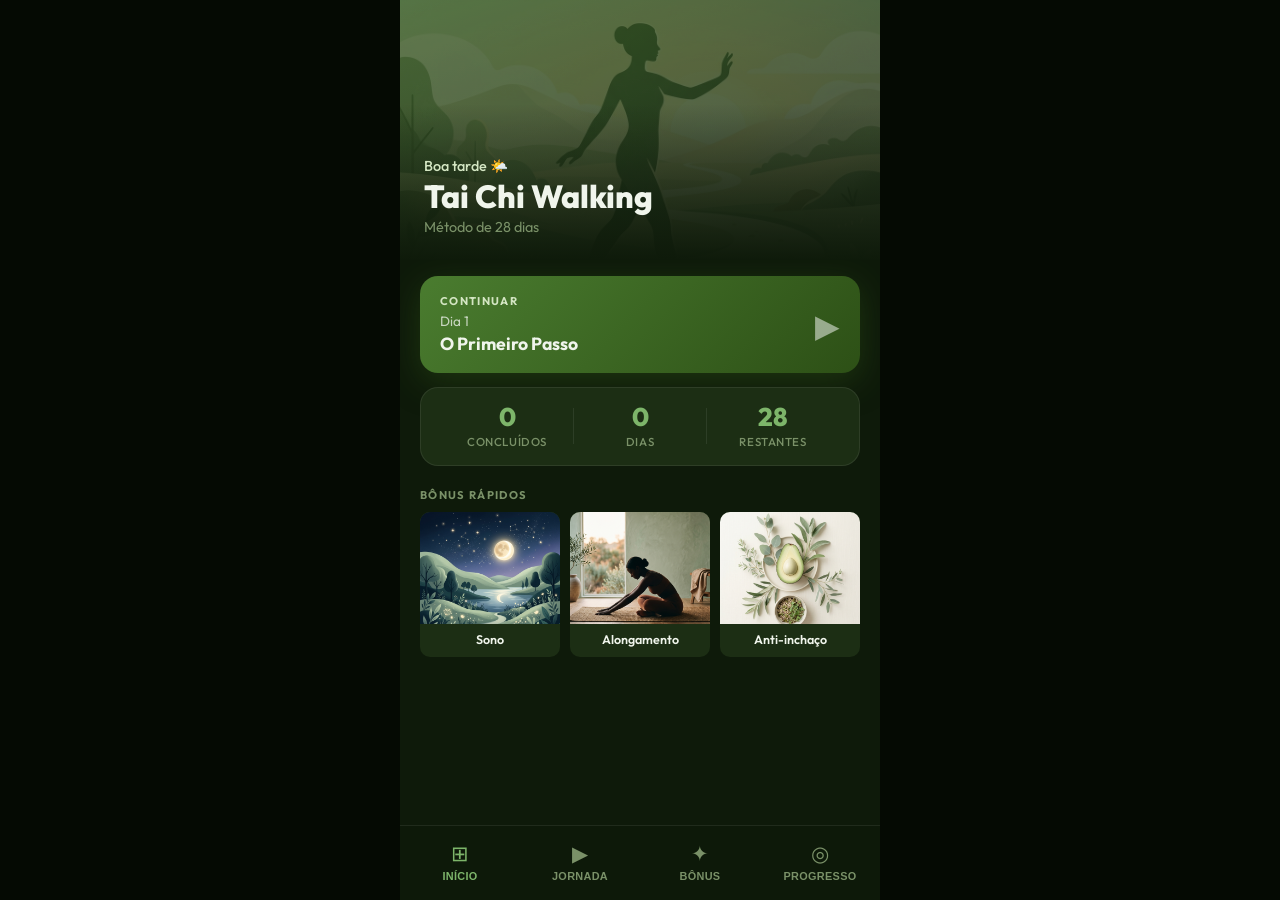
<file: app/index.html>
<!DOCTYPE html>
<html lang="pt-BR">
<head>
    <meta charset="UTF-8">
    <meta name="viewport" content="width=device-width, initial-scale=1.0, maximum-scale=1.0, user-scalable=no">
    <title>Tai Chi Walking</title>
    <link href="https://fonts.googleapis.com/css2?family=Outfit:wght@300;400;500;600;700;800&display=swap" rel="stylesheet">
    <link rel="stylesheet" href="/app/style.css">
</head>
<body>
<div class="mobile-wrapper">

    <!-- Main Content Area -->
    <main class="app-content" id="app-content"></main>

    <!-- Bottom Navigation Bar -->
    <nav class="bottom-nav" id="bottom-nav">
        <button class="nav-item active" id="nav-home" onclick="navigate('home')">
            <span class="nav-icon">⊞</span>
            <span class="nav-label">Início</span>
        </button>
        <button class="nav-item" id="nav-days" onclick="navigate('days')">
            <span class="nav-icon">▶</span>
            <span class="nav-label">Jornada</span>
        </button>
        <button class="nav-item" id="nav-extras" onclick="navigate('extras')">
            <span class="nav-icon">✦</span>
            <span class="nav-label">Bônus</span>
        </button>
        <button class="nav-item" id="nav-progress" onclick="navigate('progress')">
            <span class="nav-icon">◎</span>
            <span class="nav-label">Progresso</span>
        </button>
    </nav>

    <!-- ═══════════════ TEMPLATES ═══════════════ -->

    <!-- HOME -->
    <template id="tpl-home">
        <div class="home-view">
            <!-- Hero -->
            <div class="home-hero">
                <div class="home-hero-overlay"></div>
                <div class="home-hero-content">
                    <p class="home-greeting" id="home-greeting">Bom dia ☀️</p>
                    <h1 class="home-title">Tai Chi Walking</h1>
                    <p class="home-sub">Método de 28 dias</p>
                </div>
            </div>

            <!-- Continue Card -->
            <div class="home-body">
                <div class="continue-card" id="continue-card" onclick="goToNextDay()">
                    <div class="continue-left">
                        <span class="continue-label">CONTINUAR</span>
                        <span class="continue-day" id="continue-day-label">Dia 1</span>
                        <span class="continue-title" id="continue-day-title">O Primeiro Passo</span>
                    </div>
                    <div class="continue-arrow">▶</div>
                </div>

                <!-- Stats Strip -->
                <div class="stats-strip">
                    <div class="stat-item">
                        <span class="stat-num" id="stat-done">0</span>
                        <span class="stat-label">Concluídos</span>
                    </div>
                    <div class="stat-divider"></div>
                    <div class="stat-item">
                        <span class="stat-num" id="stat-streak">0</span>
                        <span class="stat-label">Dias</span>
                    </div>
                    <div class="stat-divider"></div>
                    <div class="stat-item">
                        <span class="stat-num" id="stat-left">28</span>
                        <span class="stat-label">Restantes</span>
                    </div>
                </div>

                <!-- Quick Access -->
                <p class="section-label">BÔNUS RÁPIDOS</p>
                <div class="quick-row">
                    <div class="quick-card" onclick="openExtra('sleep')">
                        <div class="quick-cover" style="background-image:url('/app/cover_sleep.png')"></div>
                        <span class="quick-title">Sono</span>
                    </div>
                    <div class="quick-card" onclick="openExtra('stretch')">
                        <div class="quick-cover" style="background-image:url('/app/cover_stretch.png')"></div>
                        <span class="quick-title">Alongamento</span>
                    </div>
                    <div class="quick-card" onclick="openExtra('diet')">
                        <div class="quick-cover" style="background-image:url('/app/cover_diet.png')"></div>
                        <span class="quick-title">Anti-inchaço</span>
                    </div>
                </div>
            </div>
        </div>
    </template>

    <!-- DAYS / JORNADA -->
    <template id="tpl-days">
        <div class="scroll-view pb-safe">
            <div class="screen-header">
                <h2 class="screen-title">Sua Jornada</h2>
            </div>
            <div id="days-container" class="weeks-list"></div>
        </div>
    </template>

    <!-- DAY DETAIL -->
    <template id="tpl-day-detail">
        <div class="detail-view pb-safe">
            <button class="floating-back" onclick="navigate('days')">‹</button>
            <div class="detail-video-wrap" id="video-wrapper"></div>
            <div class="detail-body">
                <div class="detail-tags">
                    <span class="tag-pill" id="day-badge">Dia 1</span>
                    <span class="tag-pill tag-muted" id="day-duration">10 min</span>
                </div>
                <h2 class="detail-title" id="day-title"></h2>
                <p class="detail-instructions" id="day-instructions"></p>
                <button class="btn-complete" id="btn-complete" onclick="completeDay()">
                    ✓ &nbsp; Concluí o dia
                </button>
            </div>
        </div>
    </template>

    <!-- EXTRAS -->
    <template id="tpl-extras">
        <div class="scroll-view pb-safe">
            <div class="screen-header">
                <h2 class="screen-title">Bônus</h2>
            </div>
            <div class="extras-grid">
                <div class="extra-card" onclick="openExtra('sleep')">
                    <div class="extra-cover" style="background-image:url('/app/cover_sleep.png')"></div>
                    <div class="extra-info">
                        <span class="extra-tag">Meditação</span>
                        <p class="extra-name">Sono Profundo</p>
                    </div>
                </div>
                <div class="extra-card" onclick="openExtra('stretch')">
                    <div class="extra-cover" style="background-image:url('/app/cover_stretch.png')"></div>
                    <div class="extra-info">
                        <span class="extra-tag">Alongamento</span>
                        <p class="extra-name">Revitalizante</p>
                    </div>
                </div>
                <div class="extra-card extra-wide" onclick="openExtra('diet')">
                    <div class="extra-cover" style="background-image:url('/app/cover_diet.png')"></div>
                    <div class="extra-info">
                        <span class="extra-tag">Nutrição</span>
                        <p class="extra-name">Plano Anti-inchaço 7 Dias</p>
                    </div>
                </div>
                <div class="extra-card extra-wide" onclick="openExtra('faq')">
                    <div class="extra-cover extra-cover-faq"></div>
                    <div class="extra-info">
                        <span class="extra-tag">Suporte</span>
                        <p class="extra-name">Dúvidas Frequentes</p>
                    </div>
                </div>
            </div>
        </div>
    </template>

    <!-- EXTRA DETAIL -->
    <template id="tpl-extra-detail">
        <div class="detail-view pb-safe">
            <button class="floating-back" onclick="navigate('extras')">‹</button>
            <div id="extra-content-wrapper"></div>
        </div>
    </template>

    <!-- PROGRESS -->
    <template id="tpl-progress">
        <div class="scroll-view pb-safe">
            <div class="screen-header">
                <h2 class="screen-title">Meu Progresso</h2>
            </div>
            <div id="progress-container" class="progress-list"></div>
            <div style="padding:0 20px 20px">
                <button class="btn-reset" onclick="resetProgress()">Reiniciar tudo</button>
            </div>
        </div>
    </template>

</div>
<script src="/app/app.js"></script>
</body>
</html>
</file>
<file: app/style.css>
/* ─── RESET & BASE ─────────────────────────────────────────────────────────── */
:root {
    --green: #2D5016;
    --green-mid: #4A7C2F;
    --green-light: #7DB56A;
    --sage: #D4E6C3;
    --bg: #0E1A0A;
    --bg2: #162210;
    --surface: #1C2E14;
    --surface2: #243819;
    --border: rgba(255,255,255,0.08);
    --text: #F0F5EC;
    --text-muted: #7A9168;
    --gold: #C8A84B;
    --rad: 18px;
    --rad-sm: 10px;
}

* { box-sizing: border-box; margin: 0; padding: 0; -webkit-tap-highlight-color: transparent; }

body {
    background: #050A03;
    display: flex;
    justify-content: center;
    font-family: 'Outfit', sans-serif;
    color: var(--text);
    overflow: hidden;
    height: 100vh;
}

.mobile-wrapper {
    width: 100%;
    max-width: 480px;
    height: 100vh;
    background: var(--bg);
    position: relative;
    display: flex;
    flex-direction: column;
    overflow: hidden;
}

/* ─── APP CONTENT ────────────────────────────────────────────────────────────── */
.app-content {
    flex: 1;
    overflow-y: auto;
    overflow-x: hidden;
    -webkit-overflow-scrolling: touch;
}

.scroll-view { height: 100%; overflow-y: auto; }
.pb-safe { padding-bottom: 90px; }

/* ─── BOTTOM NAV ─────────────────────────────────────────────────────────────── */
.bottom-nav {
    display: flex;
    background: rgba(14, 26, 10, 0.95);
    backdrop-filter: blur(20px);
    -webkit-backdrop-filter: blur(20px);
    border-top: 1px solid var(--border);
    padding: 10px 0 calc(10px + env(safe-area-inset-bottom));
    flex-shrink: 0;
    z-index: 100;
}
.bottom-nav.hidden { display: none; }

.nav-item {
    flex: 1;
    background: none;
    border: none;
    color: var(--text-muted);
    display: flex;
    flex-direction: column;
    align-items: center;
    gap: 5px;
    cursor: pointer;
    padding: 8px 0;
    transition: color 0.2s;
}
.nav-item.active { color: var(--green-light); }
.nav-icon { font-size: 1.3rem; line-height: 1; }
.nav-label { font-size: 0.68rem; font-weight: 600; letter-spacing: 0.03em; text-transform: uppercase; }

/* ─── HOME VIEW ──────────────────────────────────────────────────────────────── */
.home-view { display: flex; flex-direction: column; height: 100%; overflow-y: auto; }

.home-hero {
    position: relative;
    height: 260px;
    background: linear-gradient(160deg, var(--green) 0%, #0A1506 100%);
    flex-shrink: 0;
    overflow: hidden;
}
.home-hero::before {
    content: '';
    position: absolute;
    inset: 0;
    background: url('/app/cover_week1.png') center/cover;
    opacity: 0.25;
}
.home-hero-overlay {
    position: absolute;
    inset: 0;
    background: linear-gradient(to bottom, transparent 40%, var(--bg) 100%);
}
.home-hero-content {
    position: absolute;
    bottom: 24px;
    left: 24px;
    right: 24px;
}
.home-greeting { font-size: 0.9rem; color: var(--sage); font-weight: 500; margin-bottom: 4px; }
.home-title { font-size: 2rem; font-weight: 800; line-height: 1.1; }
.home-sub { font-size: 0.9rem; color: var(--text-muted); font-weight: 400; margin-top: 4px; }

.home-body { padding: 16px 20px; flex: 1; }

/* Continue Card */
.continue-card {
    background: linear-gradient(135deg, var(--green-mid) 0%, var(--green) 100%);
    border-radius: var(--rad);
    padding: 18px 20px;
    display: flex;
    align-items: center;
    justify-content: space-between;
    cursor: pointer;
    box-shadow: 0 8px 32px rgba(45, 80, 22, 0.5);
    transition: transform 0.15s;
}
.continue-card:active { transform: scale(0.97); }
.continue-label { font-size: 0.7rem; font-weight: 700; letter-spacing: 0.12em; color: var(--sage); display: block; margin-bottom: 4px; }
.continue-day { font-size: 0.85rem; color: rgba(255,255,255,0.7); display: block; }
.continue-title { font-size: 1.1rem; font-weight: 700; display: block; margin-top: 2px; }
.continue-arrow { font-size: 2rem; color: rgba(255,255,255,0.5); }

/* Stats */
.stats-strip {
    display: flex;
    align-items: center;
    background: var(--surface);
    border-radius: var(--rad);
    margin-top: 14px;
    padding: 16px 20px;
    border: 1px solid var(--border);
}
.stat-item { flex: 1; text-align: center; }
.stat-num { display: block; font-size: 1.6rem; font-weight: 800; color: var(--green-light); line-height: 1; }
.stat-label { font-size: 0.72rem; color: var(--text-muted); font-weight: 500; margin-top: 4px; display: block; text-transform: uppercase; letter-spacing: 0.05em; }
.stat-divider { width: 1px; height: 36px; background: var(--border); }

/* Quick Access */
.section-label { font-size: 0.7rem; font-weight: 700; letter-spacing: 0.12em; color: var(--text-muted); margin: 22px 0 10px; text-transform: uppercase; }
.quick-row { display: grid; grid-template-columns: repeat(3, 1fr); gap: 10px; }
.quick-card { cursor: pointer; border-radius: var(--rad-sm); overflow: hidden; background: var(--surface); transition: transform 0.15s; }
.quick-card:active { transform: scale(0.95); }
.quick-cover { width: 100%; padding-bottom: 80%; background-size: cover; background-position: center; background-color: var(--surface2); }
.quick-title { display: block; font-size: 0.78rem; font-weight: 600; padding: 8px 8px 10px; color: var(--text); text-align: center; }

/* ─── SCREEN HEADER ──────────────────────────────────────────────────────────── */
.screen-header { padding: 24px 20px 12px; }
.screen-title { font-size: 1.6rem; font-weight: 800; }

/* ─── WEEKS LIST ─────────────────────────────────────────────────────────────── */
.weeks-list { display: flex; flex-direction: column; gap: 16px; padding: 0 16px; }

.week-section {
    border-radius: var(--rad);
    overflow: hidden;
    background: var(--surface);
    border: 1px solid var(--border);
    position: relative;
}
.week-cover {
    width: 100%;
    height: 120px;
    background-size: cover;
    background-position: center;
    background-color: var(--surface2);
    position: relative;
}
.week-cover-overlay {
    position: absolute;
    inset: 0;
    background: linear-gradient(to bottom, transparent 50%, var(--surface) 100%);
}
.week-body { padding: 12px 16px 16px; }
.week-title { font-size: 1.1rem; font-weight: 700; }
.week-subtitle { font-size: 0.82rem; color: var(--text-muted); margin-top: 2px; margin-bottom: 12px; }
.week-progress-bar { height: 4px; background: var(--surface2); border-radius: 99px; overflow: hidden; margin-bottom: 6px; }
.week-progress-fill { height: 100%; background: linear-gradient(90deg, var(--green-light), var(--gold)); border-radius: 99px; transition: width 0.6s ease; }
.week-progress-text { font-size: 0.75rem; color: var(--text-muted); margin-bottom: 14px; }

/* Days circles */
.days-grid { display: flex; flex-wrap: wrap; gap: 8px; }
.day-chip {
    width: 40px;
    height: 40px;
    border-radius: 50%;
    background: var(--surface2);
    border: 1px solid var(--border);
    display: flex;
    align-items: center;
    justify-content: center;
    font-size: 0.85rem;
    font-weight: 700;
    color: var(--text-muted);
    cursor: pointer;
    transition: all 0.15s;
    flex-shrink: 0;
}
.day-chip:active { transform: scale(0.88); }
.day-chip.completed {
    background: var(--green-mid);
    border-color: var(--green-light);
    color: #fff;
}
.day-chip.today {
    border-color: var(--gold);
    color: var(--gold);
}

/* Locked overlay */
.week-lock-overlay {
    position: absolute;
    inset: 0;
    background: rgba(10, 18, 7, 0.82);
    backdrop-filter: blur(4px);
    display: flex;
    flex-direction: column;
    align-items: center;
    justify-content: center;
    gap: 6px;
}
.lock-icon { font-size: 2rem; }
.lock-title { font-size: 1rem; font-weight: 700; color: var(--text); }
.lock-msg { font-size: 0.82rem; color: var(--text-muted); }
.lock-msg strong { color: var(--sage); }

/* ─── DETAIL VIEW ─────────────────────────────────────────────────────────────── */
.detail-view { display: flex; flex-direction: column; min-height: 100%; background: var(--bg); }
.floating-back {
    position: absolute;
    top: 14px;
    left: 14px;
    z-index: 20;
    background: rgba(0,0,0,0.5);
    backdrop-filter: blur(8px);
    border: 1px solid var(--border);
    color: #fff;
    font-size: 1.6rem;
    width: 40px;
    height: 40px;
    border-radius: 50%;
    display: flex;
    align-items: center;
    justify-content: center;
    cursor: pointer;
    line-height: 1;
    padding-bottom: 2px;
}
.detail-video-wrap {
    position: relative;
    width: 100%;
    padding-bottom: 56.25%;
    background: #000;
    flex-shrink: 0;
}
.detail-video-wrap iframe {
    position: absolute;
    inset: 0;
    width: 100%;
    height: 100%;
}
.detail-body { padding: 20px; flex: 1; }
.detail-tags { display: flex; gap: 8px; margin-bottom: 12px; }
.tag-pill {
    background: var(--green);
    color: var(--sage);
    font-size: 0.78rem;
    font-weight: 700;
    padding: 5px 12px;
    border-radius: 99px;
    letter-spacing: 0.03em;
}
.tag-muted { background: var(--surface2); color: var(--text-muted); }
.detail-title { font-size: 1.4rem; font-weight: 700; margin-bottom: 12px; line-height: 1.3; }
.detail-instructions {
    font-size: 0.95rem;
    color: var(--text-muted);
    line-height: 1.6;
    background: var(--surface);
    border-radius: var(--rad-sm);
    padding: 14px;
    border: 1px solid var(--border);
}
.btn-complete {
    width: 100%;
    margin-top: 20px;
    background: linear-gradient(135deg, var(--green-mid), var(--green));
    color: #fff;
    border: none;
    padding: 17px;
    border-radius: 99px;
    font-size: 1.05rem;
    font-family: 'Outfit', sans-serif;
    font-weight: 700;
    cursor: pointer;
    box-shadow: 0 8px 24px rgba(45,80,22,0.4);
    transition: transform 0.15s;
    letter-spacing: 0.02em;
}
.btn-complete:active { transform: scale(0.97); }
.btn-complete:disabled {
    background: var(--surface2);
    color: var(--text-muted);
    box-shadow: none;
}

/* ─── EXTRAS GRID ─────────────────────────────────────────────────────────────── */
.extras-grid { display: grid; grid-template-columns: 1fr 1fr; gap: 12px; padding: 0 16px; }
.extra-card {
    border-radius: var(--rad);
    overflow: hidden;
    background: var(--surface);
    cursor: pointer;
    transition: transform 0.15s;
    border: 1px solid var(--border);
}
.extra-card:active { transform: scale(0.95); }
.extra-card.extra-wide { grid-column: span 2; }

.extra-cover {
    width: 100%;
    padding-bottom: 60%;
    background-size: cover;
    background-position: center;
    background-color: var(--surface2);
}
.extra-cover-faq {
    background: linear-gradient(135deg, var(--green) 0%, #0A1506 100%);
    display: flex;
    align-items: center;
    justify-content: center;
    font-size: 2.5rem;
    padding-bottom: 0;
    height: 100px;
}
.extra-card.extra-wide .extra-cover { padding-bottom: 40%; }
.extra-info { padding: 12px; }
.extra-tag { font-size: 0.7rem; font-weight: 700; color: var(--green-light); text-transform: uppercase; letter-spacing: 0.1em; }
.extra-name { font-size: 0.95rem; font-weight: 700; margin-top: 3px; line-height: 1.3; }

/* Extra Detail Content */
.extra-detail-hero {
    width: 100%;
    height: 200px;
    background-size: cover;
    background-position: center;
    background-color: var(--surface2);
    position: relative;
    flex-shrink: 0;
}
.extra-detail-hero-overlay {
    position: absolute;
    inset: 0;
    background: linear-gradient(to bottom, rgba(0,0,0,0.1), var(--bg) 100%);
}
.extra-detail-body { padding: 0 20px 20px; }
.extra-detail-title { font-size: 1.5rem; font-weight: 800; margin-bottom: 8px; }
.extra-detail-text { font-size: 0.95rem; color: var(--text-muted); line-height: 1.6; margin-bottom: 16px; }

/* Diet Table */
.diet-table { width: 100%; border-collapse: collapse; margin-top: 8px; font-size: 0.85rem; }
.diet-table th { background: var(--surface2); color: var(--green-light); padding: 10px 8px; text-align: left; font-size: 0.78rem; text-transform: uppercase; letter-spacing: 0.05em; }
.diet-table td { padding: 10px 8px; border-bottom: 1px solid var(--border); color: var(--text-muted); vertical-align: top; }
.diet-table tr:last-child td { border-bottom: none; }
.diet-table td:first-child { color: var(--text); font-weight: 600; white-space: nowrap; }

/* Video inside extras */
.extra-video-wrap { position: relative; width: 100%; padding-bottom: 56.25%; background: #000; margin: 16px 0; border-radius: var(--rad-sm); overflow: hidden; }
.extra-video-wrap iframe { position: absolute; inset: 0; width: 100%; height: 100%; }

/* FAQ */
.faq-item { padding: 16px 0; border-bottom: 1px solid var(--border); }
.faq-item:last-child { border-bottom: none; }
.faq-q { font-size: 0.95rem; font-weight: 700; margin-bottom: 6px; }
.faq-a { font-size: 0.9rem; color: var(--text-muted); line-height: 1.6; }

/* ─── PROGRESS ───────────────────────────────────────────────────────────────── */
.progress-list { display: flex; flex-direction: column; gap: 12px; padding: 0 16px; }
.progress-card {
    background: var(--surface);
    border: 1px solid var(--border);
    border-radius: var(--rad);
    padding: 16px;
}
.progress-header {
    font-size: 0.75rem;
    font-weight: 700;
    text-transform: uppercase;
    letter-spacing: 0.1em;
    color: var(--green-light);
    margin-bottom: 14px;
}
.input-group { display: flex; align-items: center; justify-content: space-between; margin-bottom: 10px; }
.input-group:last-child { margin-bottom: 0; }
.input-label { font-size: 0.9rem; color: var(--text-muted); }
.input-field {
    width: 80px;
    padding: 8px 10px;
    background: var(--surface2);
    border: 1px solid var(--border);
    border-radius: var(--rad-sm);
    color: var(--text);
    font-family: 'Outfit', sans-serif;
    font-size: 0.95rem;
    font-weight: 600;
    text-align: right;
}
.input-field:focus { outline: none; border-color: var(--green-light); }

.btn-reset {
    width: 100%;
    margin-top: 8px;
    background: transparent;
    border: 1px solid rgba(255,50,50,0.3);
    color: rgba(255,100,100,0.7);
    padding: 14px;
    border-radius: 99px;
    font-family: 'Outfit', sans-serif;
    font-size: 0.9rem;
    font-weight: 600;
    cursor: pointer;
}
</file>
